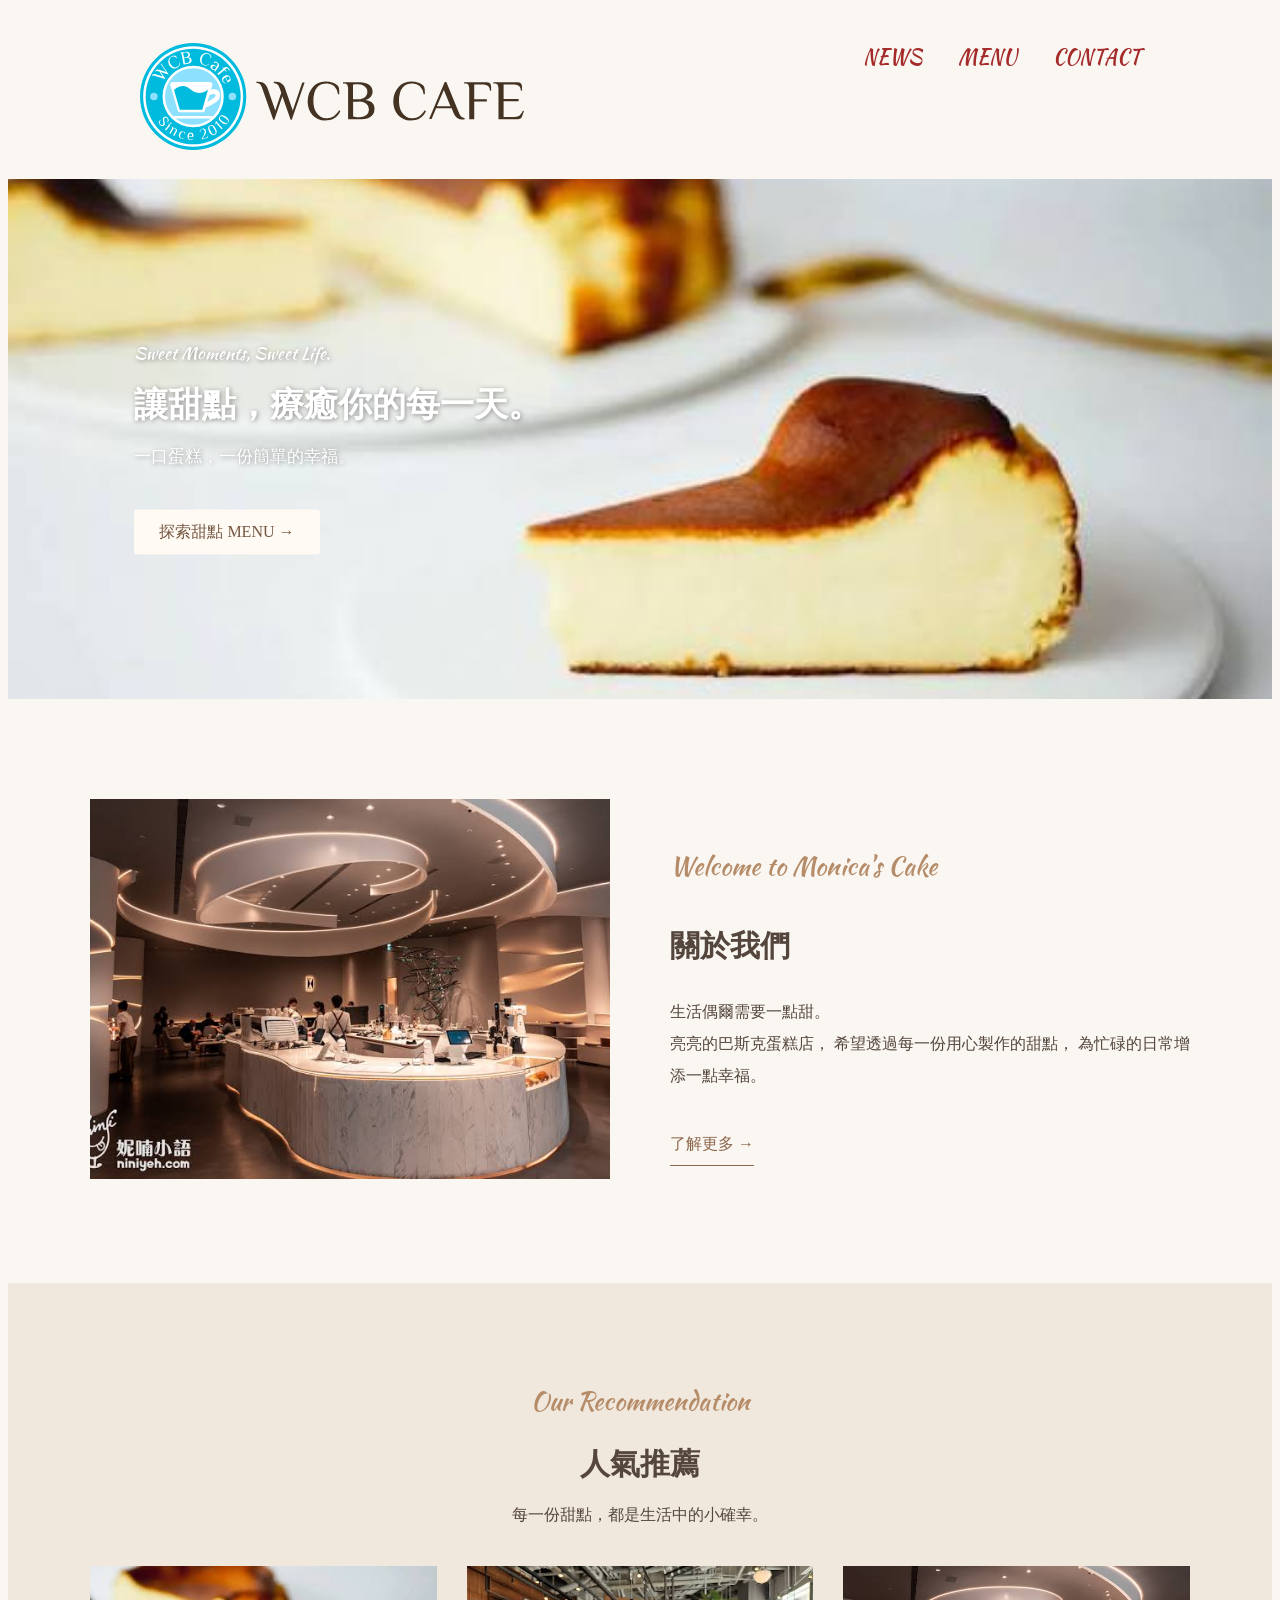
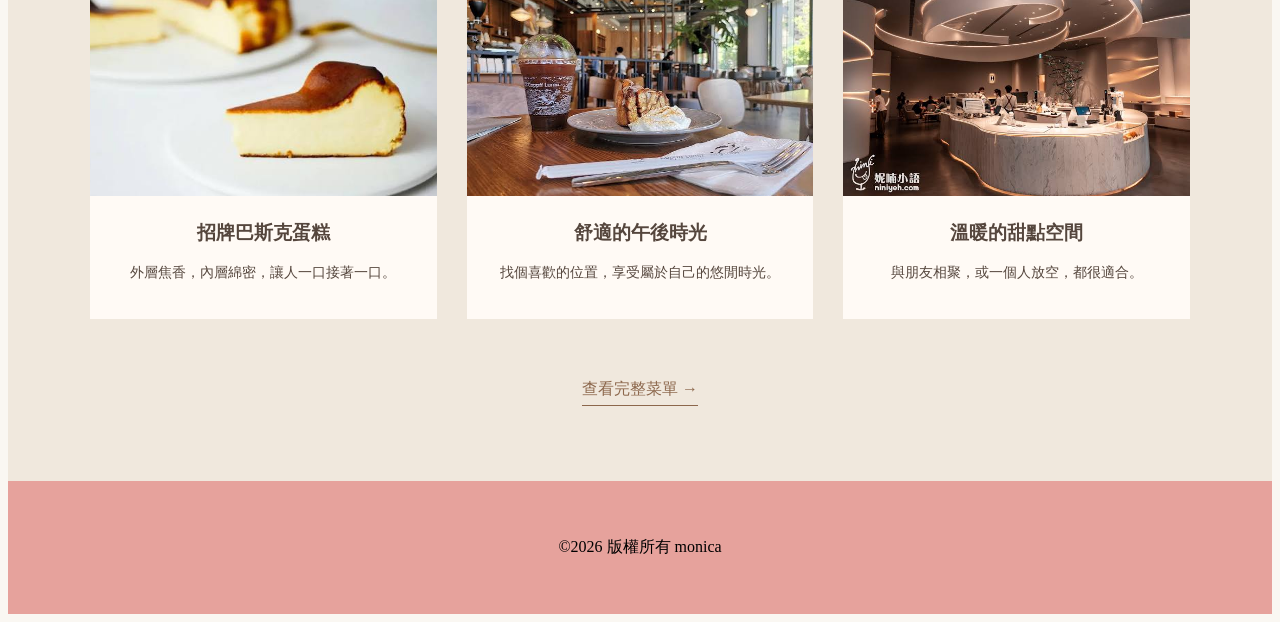
<file: index.html>
<!DOCTYPE html>
<html lang="zh-Hant">
<head>
    <meta charset="UTF-8">
    <meta name="viewport" content="width=device-width, initial-scale=1.0">

    <link rel="stylesheet" href="style.css">

    <link rel="preconnect" href="https://fonts.googleapis.com">
    <link rel="preconnect" href="https://fonts.gstatic.com" crossorigin>
    <link href="https://fonts.googleapis.com/css2?family=Kaushan+Script&display=swap" rel="stylesheet">

    <title>亮亮的巴斯克蛋糕店</title>
</head>

<body>

    <!-- Header -->
    <header class="page-header wrapper">
        <h1>
            <a href="index.html">
                <img class="logo" src="我的圖片大權/logo(1).svg">
            </a>
        </h1>

        <nav>
            <ul class="main-nav">
                <li><a href="news.html">News</a></li>
                <li><a href="menu.html">Menu</a></li>
                <li><a href="contact.html">Contact</a></li>
            </ul>
        </nav>
    </header>


    <!-- Main Banner -->
    <section class="home-hero">
        <img src="我的圖片大權/巴斯克蛋糕.jpg" alt="招牌巴斯克蛋糕">

        <div class="hero-text">
            <p class="hero-en">Sweet Moments, Sweet Life.</p>
            <h2>讓甜點，療癒你的每一天。</h2>
            <p>一口蛋糕，一份簡單的幸福。</p>

            <a href="menu.html" class="hero-btn">探索甜點 MENU →</a>
        </div>
    </section>


    <!-- About Us -->
    <section class="home-about wrapper">

        <div class="about-img">
            <img src="我的圖片大權/咖啡廳店內.jpg" alt="店內環境">
        </div>

        <div class="about-text">
            <p class="section-en">Welcome to Monica's Cake</p>
            <h2>關於我們</h2>

            <p>
                生活偶爾需要一點甜。
                <br>
                亮亮的巴斯克蛋糕店，
                希望透過每一份用心製作的甜點，
                為忙碌的日常增添一點幸福。
            </p>

            <a href="contact.html" class="more-btn">了解更多 →</a>
        </div>

    </section>


    <!-- Recommend -->
    <section class="home-recommend">

        <div class="recommend-inner">

            <p class="section-en">Our Recommendation</p>
            <h2>人氣推薦</h2>
            <p class="recommend-sub">每一份甜點，都是生活中的小確幸。</p>

            <div class="recommend-list">

                <div class="recommend-item">
                    <img src="我的圖片大權/巴斯克蛋糕.jpg" alt="巴斯克蛋糕">
                    <h3>招牌巴斯克蛋糕</h3>
                    <p>外層焦香，內層綿密，讓人一口接著一口。</p>
                </div>

                <div class="recommend-item">
                    <img src="我的圖片大權/厲害的咖啡廳.jpg" alt="舒適咖啡廳">
                    <h3>舒適的午後時光</h3>
                    <p>找個喜歡的位置，享受屬於自己的悠閒時光。</p>
                </div>

                <div class="recommend-item">
                    <img src="我的圖片大權/咖啡廳店內.jpg" alt="店內空間">
                    <h3>溫暖的甜點空間</h3>
                    <p>與朋友相聚，或一個人放空，都很適合。</p>
                </div>

            </div>

            <a href="menu.html" class="more-btn">查看完整菜單 →</a>

        </div>

    </section>


    <!-- Footer -->
    <footer>
        <div class="ft">
            <p>&copy;2026 版權所有 monica</p>
        </div>
    </footer>

</body>
</html>
</file>
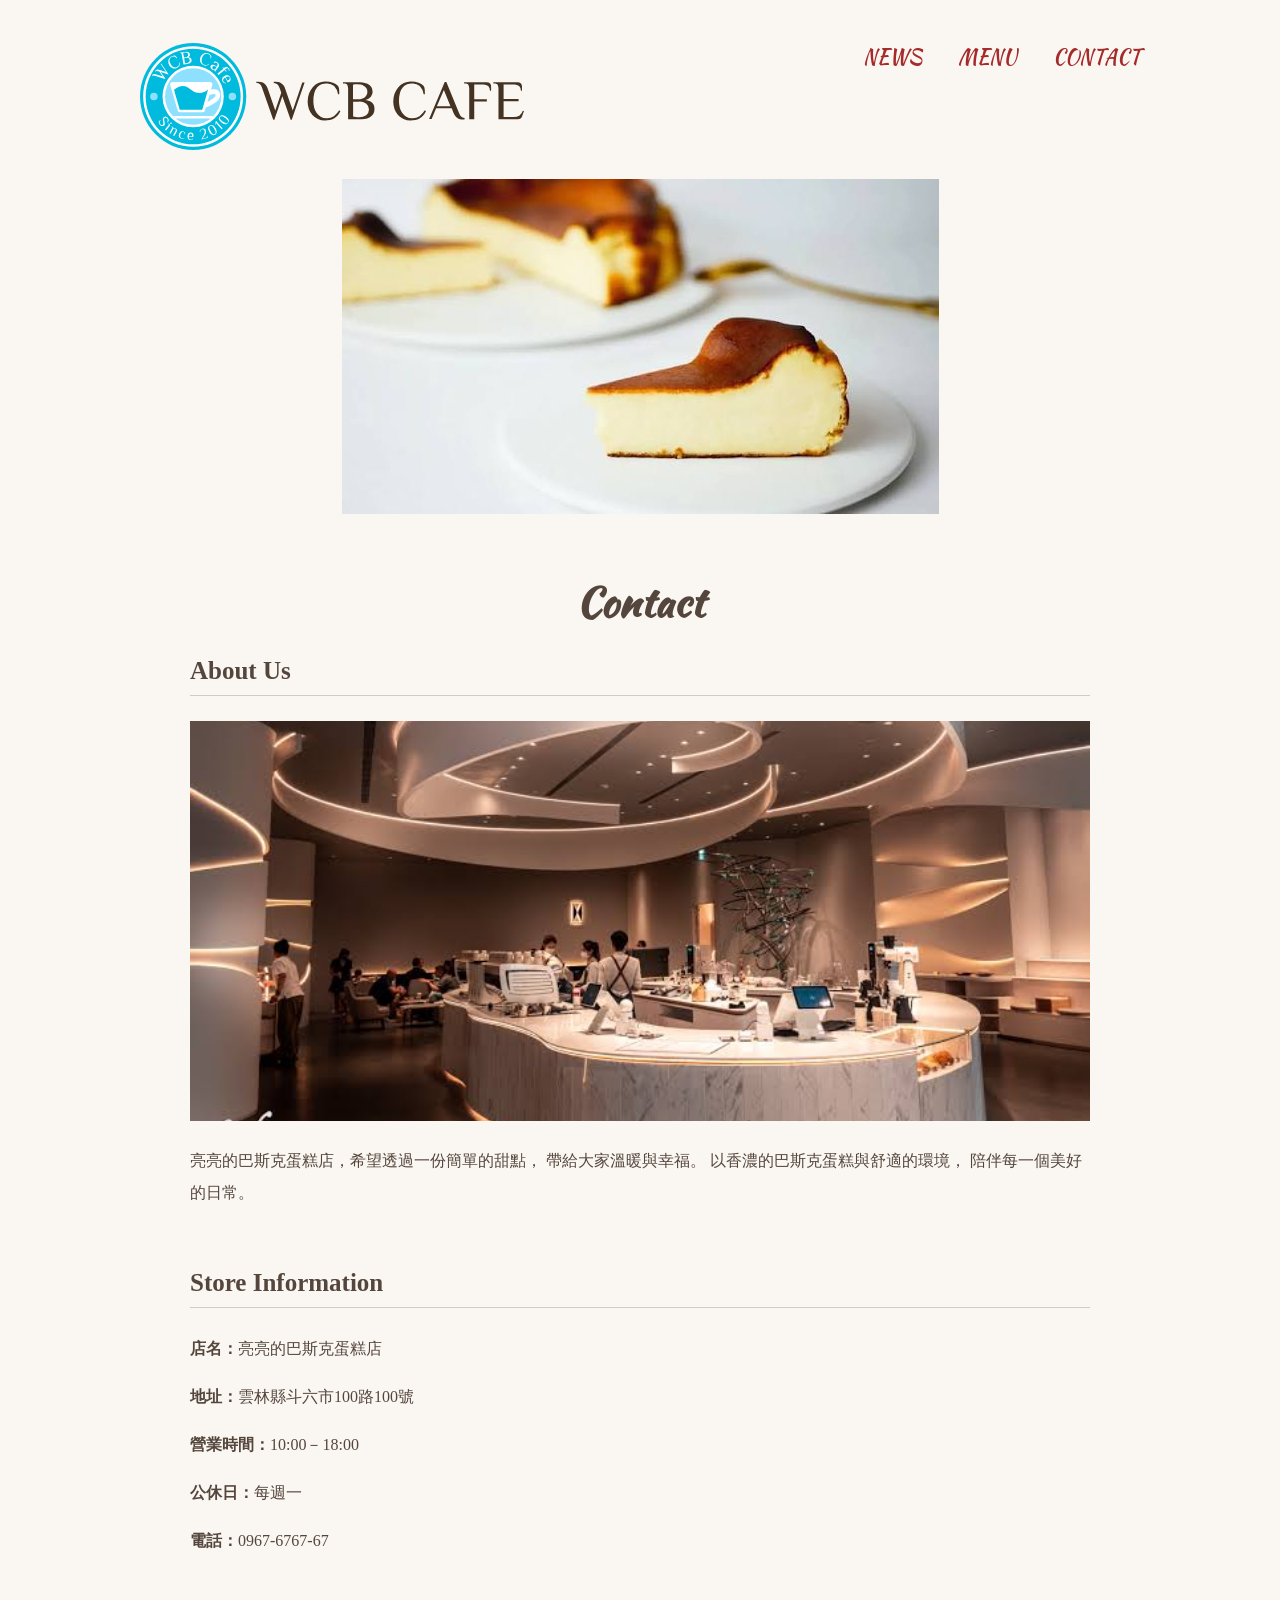
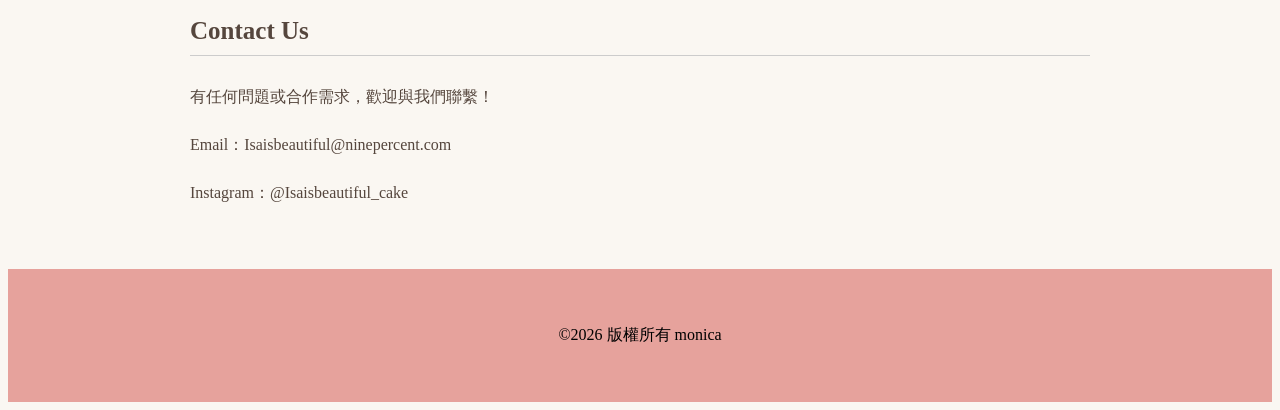
<file: contact.html>
<!DOCTYPE html>
<html lang="en">
<head>
    <meta charset="UTF-8">
    <meta name="viewport" content="width=device-width, initial-scale=1.0">
    <link rel="stylesheet" href="style.css">
    <link rel="preconnect" href="https://fonts.googleapis.com">
    <link rel="preconnect" href="https://fonts.gstatic.com" crossorigin>
    <link href="https://fonts.googleapis.com/css2?family=Kaushan+Script&display=swap" rel="stylesheet">
    <title>亮亮的巴斯克蛋糕店-Contact</title>
</head>

<body>
    <header class="page-header wrapper">
        <h1>
            <a href="index.html">
                <img class="logo" src="我的圖片大權/logo(1).svg">
            </a>
        </h1>

        <nav>
            <ul class="main-nav">
                <li><a href="news.html">News</a></li>
                <li><a href="menu.html">Menu</a></li>
                <li><a href="contact.html">Contact</a></li>
            </ul>
        </nav>
    </header>

    <!-- Banner -->
    <div>
        <img class="banner" src="我的圖片大權/巴斯克蛋糕.jpg">
    </div>

    <!-- Contact Content -->
    <main class="contact-page wrapper">

        <h2 class="page-title">Contact</h2>

        <!-- About Us -->
        <section class="about-us">
            <h3>About Us</h3>
            <img src="我的圖片大權/咖啡廳店內.jpg">
            <p>
                亮亮的巴斯克蛋糕店，希望透過一份簡單的甜點，
                帶給大家溫暖與幸福。
                以香濃的巴斯克蛋糕與舒適的環境，
                陪伴每一個美好的日常。
            </p>
        </section>

        <!-- Store Information -->
        <section class="store-info">
            <h3>Store Information</h3>

            <p><strong>店名：</strong>亮亮的巴斯克蛋糕店</p>
            <p><strong>地址：</strong>雲林縣斗六市100路100號</p>
            <p><strong>營業時間：</strong>10:00－18:00</p>
            <p><strong>公休日：</strong>每週一</p>
            <p><strong>電話：</strong>0967-6767-67</p>
        </section>

        <!-- Contact -->
        <section class="contact-info">
            <h3>Contact Us</h3>

            <p>有任何問題或合作需求，歡迎與我們聯繫！</p>
            <p>Email：Isaisbeautiful@ninepercent.com</p>
            <p>Instagram：@Isaisbeautiful_cake</p>
        </section>

    </main>

    <footer>
        <div class="ft">
            <p>&copy;2026 版權所有 monica</p>
        </div>
    </footer>
</body>
</html>
</file>
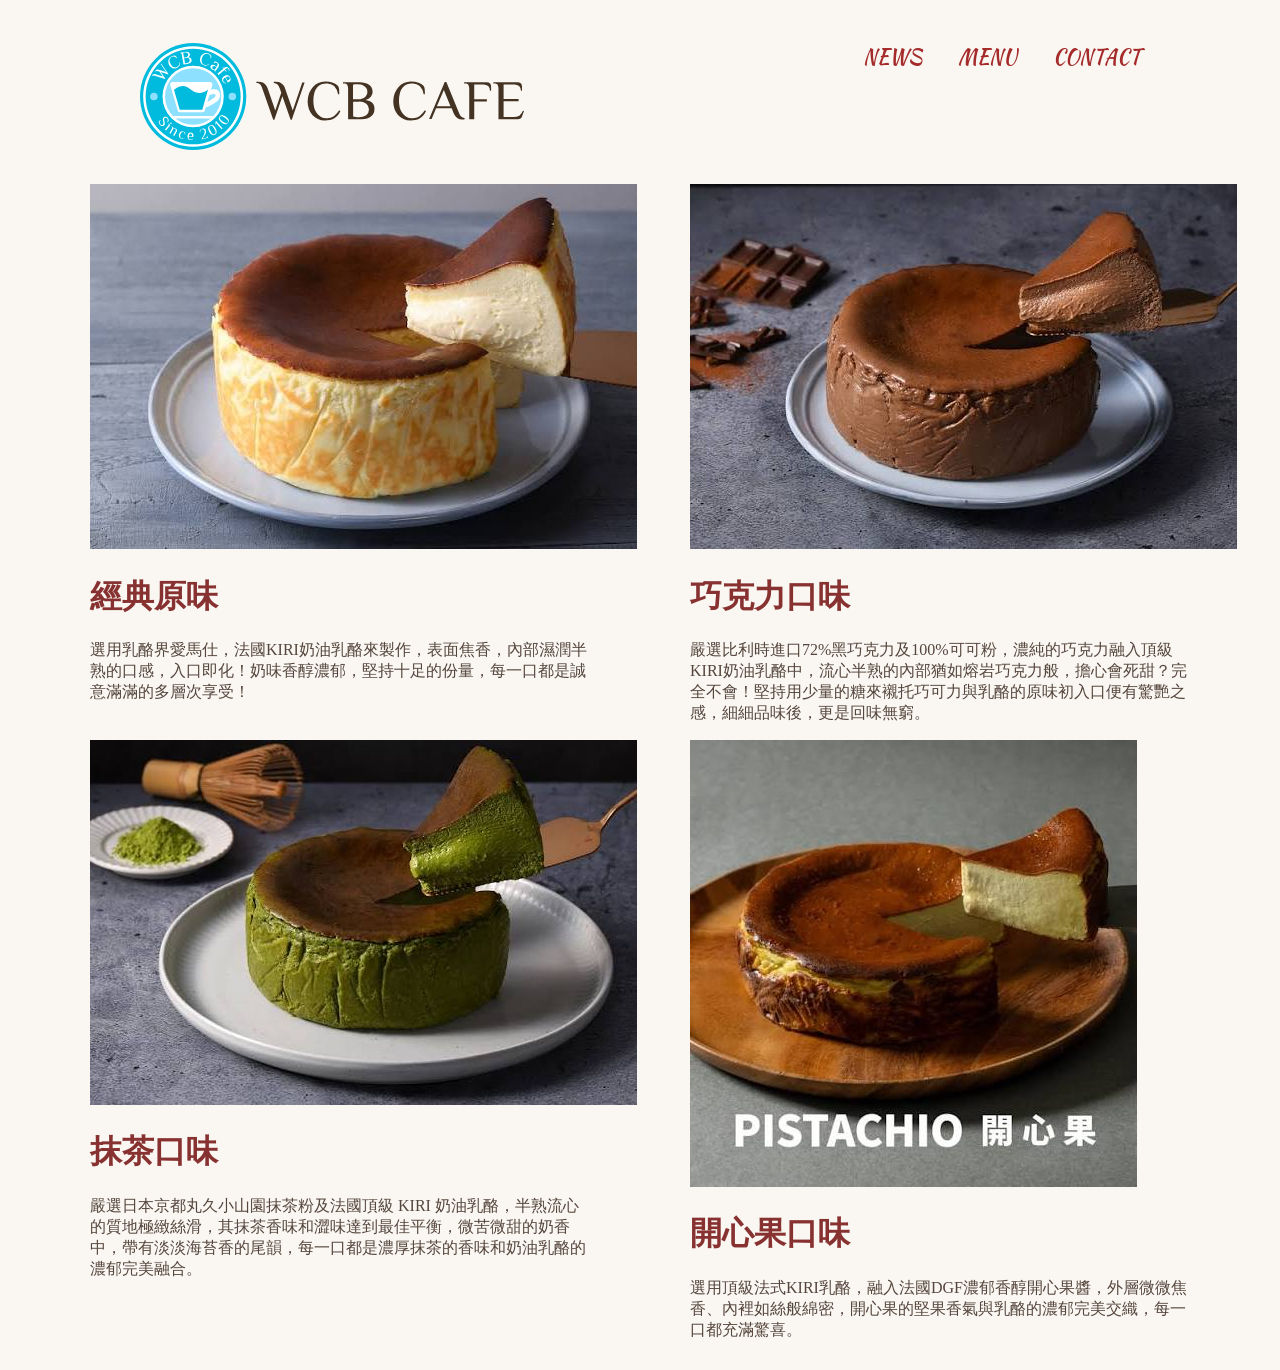
<file: menu.html>
<!DOCTYPE html>
<html lang="en">
<head>
    <meta charset="UTF-8">
    <meta name="viewport" content="width=device-width, initial-scale=1.0">
     <link rel="stylesheet" href="style.css">
     <link rel="preconnect" href="https://fonts.googleapis.com">
<link rel="preconnect" href="https://fonts.gstatic.com" crossorigin>
<link href="https://fonts.googleapis.com/css2?family=Kaushan+Script&display=swap" rel="stylesheet">
    <title>亮亮的巴斯克蛋糕店</title>
</head>
<body>
       <header class="page-header wrapper">
         <a href="index.html">
            <h1><img class="logo" src="我的圖片大權/logo(1).svg"></h1>
        </a>
        <nav>
            <ul class="main-nav">
                <li><a href="news.html">News</a></li>
                <li><a href="menu.html">Menu</a></li>
                <li><a href="contact.html">Contact</a></li>
            </ul>
        </nav>
    </header> 
    <div class="ki wp">
        <!--cake1-->
        <div class="pq">
            <img src="我的圖片大權/原味巴斯克.jpg" alt="">
            <h1 class="cake">經典原味</h1>
            <p>選用乳酪界愛馬仕，法國KIRI奶油乳酪來製作，表面焦香，內部濕潤半熟的口感，入口即化！奶味香醇濃郁，堅持十足的份量，每一口都是誠意滿滿的多層次享受！</p>
        </div>
        <!--cake2-->
        <div class="pq">
            <img src="我的圖片大權/巧克力巴斯克.jpg" alt="">
            <h1 class="cake">巧克力口味</h1>
            <p>嚴選比利時進口72%黑巧克力及100%可可粉，濃純的巧克力融入頂級KIRI奶油乳酪中，流心半熟的內部猶如熔岩巧克力般，擔心會死甜？完全不會！堅持用少量的糖來襯托巧可力與乳酪的原味初入口便有驚艷之感，細細品味後，更是回味無窮。</p>
        </div>
        <!--cake3-->
        <div class="pq">
            <img src="我的圖片大權/抹茶巴斯克.jpg" alt="">
            <h1 class="cake">抹茶口味</h1>
            <p>嚴選日本京都丸久小山園抹茶粉及法國頂級 KIRI 奶油乳酪，半熟流心的質地極緻絲滑，其抹茶香味和澀味達到最佳平衡，微苦微甜的奶香中，帶有淡淡海苔香的尾韻，每一口都是濃厚抹茶的香味和奶油乳酪的濃郁完美融合。</p>
        </div>
        <!--cake4-->
        <div class="pq">
            <img src="我的圖片大權/開心果巴斯克.jpg" alt="">
            <h1 class="cake">開心果口味</h1>
            <p>選用頂級法式KIRI乳酪，融入法國DGF濃郁香醇開心果醬，外層微微焦香、內裡如絲般綿密，開心果的堅果香氣與乳酪的濃郁完美交織，每一口都充滿驚喜。</p>
        </div>
    </div>
</body>
</html>
</file>
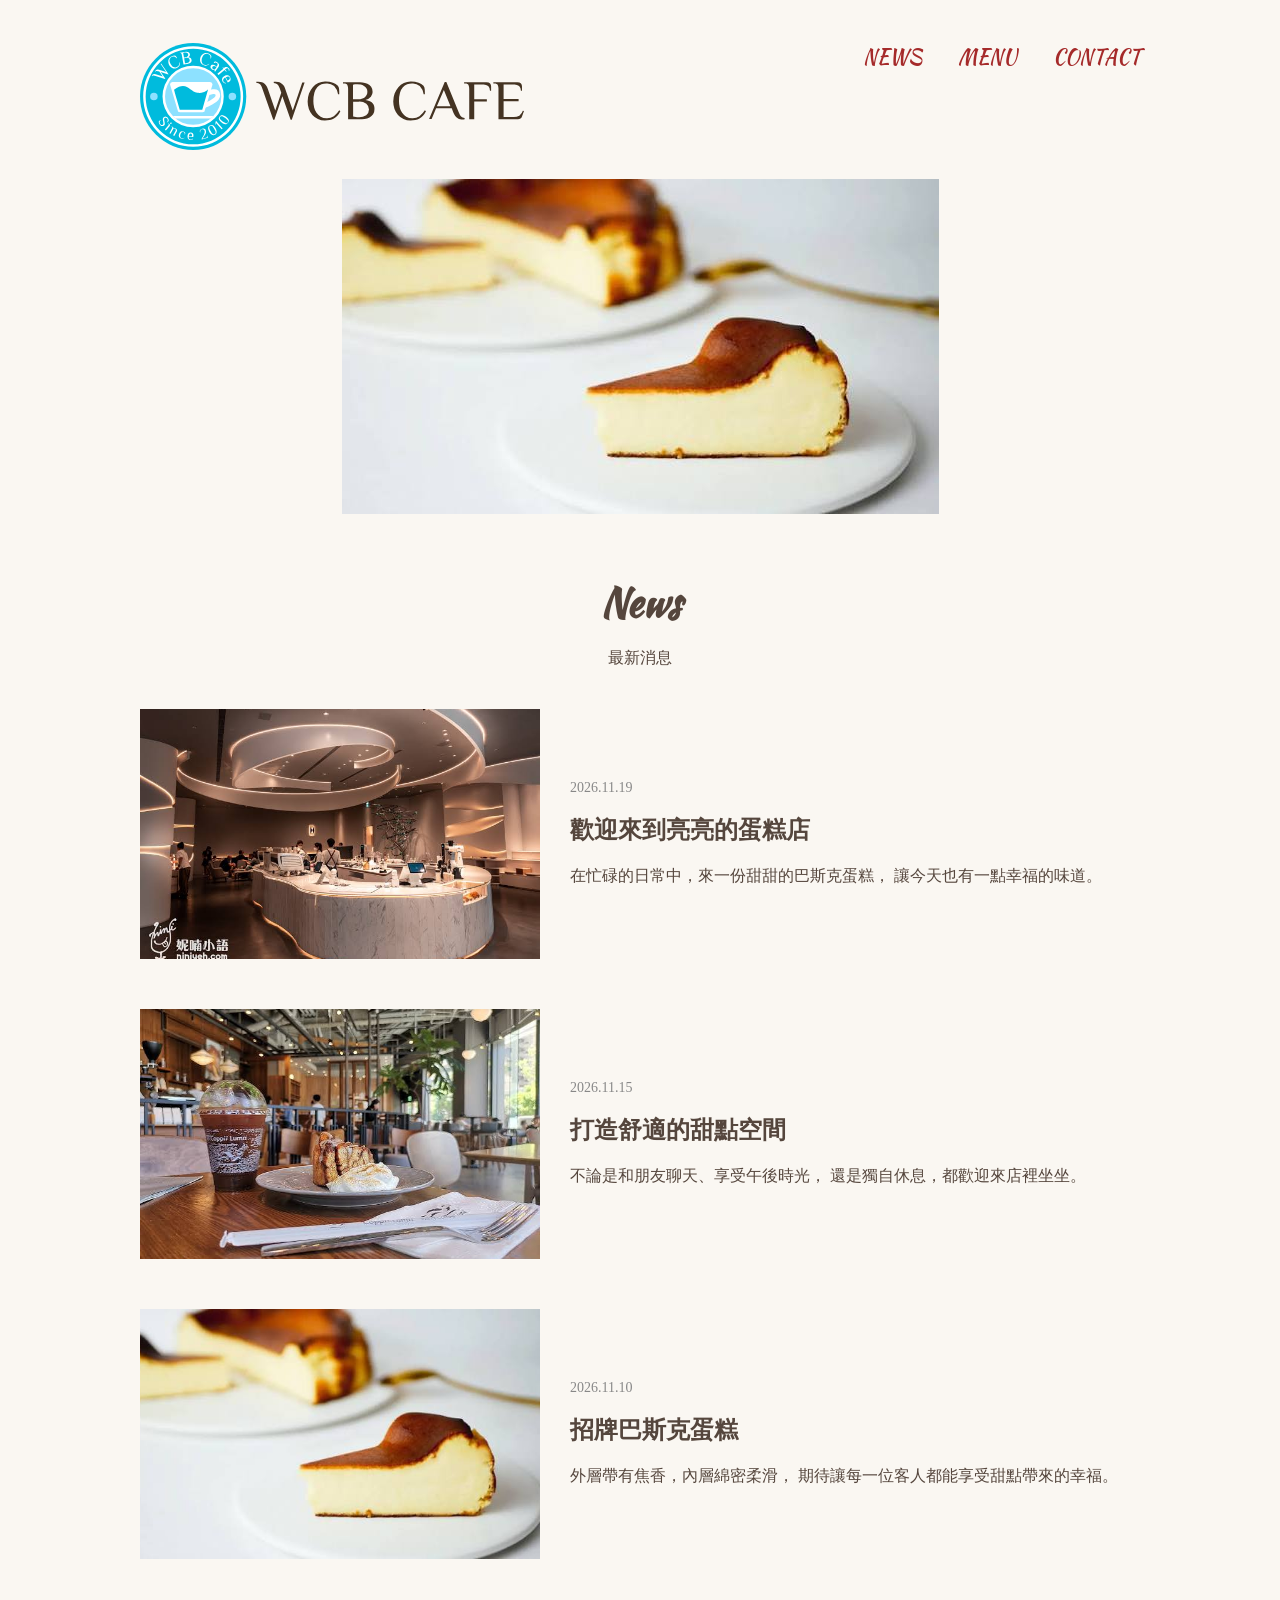
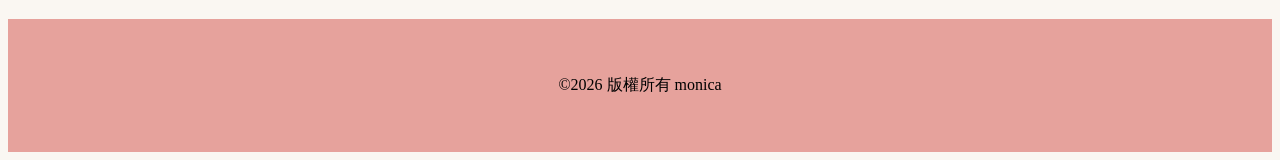
<file: news.html>
<!DOCTYPE html>
<html lang="en">
<head>
    <meta charset="UTF-8">
    <meta name="viewport" content="width=device-width, initial-scale=1.0">
    <link rel="stylesheet" href="style.css">
    <link rel="preconnect" href="https://fonts.googleapis.com">
    <link rel="preconnect" href="https://fonts.gstatic.com" crossorigin>
    <link href="https://fonts.googleapis.com/css2?family=Kaushan+Script&display=swap" rel="stylesheet">
    <title>亮亮的巴斯克蛋糕店-News</title>
</head>

<body>
    <header class="page-header wrapper">
        <h1>
            <a href="index.html">
                <img class="logo" src="我的圖片大權/logo(1).svg">
            </a>
        </h1>

        <nav>
            <ul class="main-nav">
                <li><a href="news.html">News</a></li>
                <li><a href="menu.html">Menu</a></li>
                <li><a href="contact.html">Contact</a></li>
            </ul>
        </nav>
    </header>

    <!-- News Banner -->
    <div>
        <img class="banner" src="我的圖片大權/巴斯克蛋糕.jpg">
    </div>

    <!-- News Content -->
    <main class="news-page wrapper">
        <h2 class="page-title">News</h2>
        <p>最新消息</p>

        <section class="news-list">

            <article class="news-item">
                <img src="我的圖片大權/咖啡廳店內.jpg">
                <div class="news-text">
                    <p class="news-date">2026.11.19</p>
                    <h3>歡迎來到亮亮的蛋糕店</h3>
                    <p>
                        在忙碌的日常中，來一份甜甜的巴斯克蛋糕，
                        讓今天也有一點幸福的味道。
                    </p>
                </div>
            </article>

            <article class="news-item">
                <img src="我的圖片大權/厲害的咖啡廳.jpg">
                <div class="news-text">
                    <p class="news-date">2026.11.15</p>
                    <h3>打造舒適的甜點空間</h3>
                    <p>
                        不論是和朋友聊天、享受午後時光，
                        還是獨自休息，都歡迎來店裡坐坐。
                    </p>
                </div>
            </article>

            <article class="news-item">
                <img src="我的圖片大權/巴斯克蛋糕.jpg">
                <div class="news-text">
                    <p class="news-date">2026.11.10</p>
                    <h3>招牌巴斯克蛋糕</h3>
                    <p>
                        外層帶有焦香，內層綿密柔滑，
                        期待讓每一位客人都能享受甜點帶來的幸福。
                    </p>
                </div>
            </article>

        </section>
    </main>

    <footer>
        <div class="ft">
            <p>&copy;2026 版權所有 monica</p>
        </div>
    </footer>
</body>
</html>
</file>
<file: style.css>
@charset "UTF-8";
.logo{
    width: 30vw;
    margin-top: 14px;
}
.page-header{
    display: flex;
    justify-content: space-around;
}
.main-nav{
    display: flex;
    font-size: 1.25rem;
    text-transform: uppercase;
    margin-top: 34px;
    list-style: none;
}
.main-nav li{
    margin-left: 36px;
}
.main-nav a{
    text-decoration: none;
    color: brown;
    font-family: "Kaushan Script", cursive;
  font-weight: 400;
  font-style: normal;
}
.main-nav a:hover{
    color: #E6A29C;
}
.banner{
    max-width: 100%;
    height: auto;
    display: block;
    margin: 0 auto;
}
.wp{
    width: 1100px;
    margin:  auto;
    padding: 0.4%;
}
aside{
    width: 22%;
}
.news-content{
    display: flex;
    justify-content: space-between;
    margin-bottom: 40px;
    margin-top: 40px;
}
.post-info{
    position: relative;
    padding-top: 4px;
    margin-bottom: 40px;
}
.post-date{
    background: #EDB255;
    border-radius: 50%;
    color: aliceblue;
    width: 100px;
    height: 100px;
    font-size: 1.625rem;
    text-align: center;
    position: absolute;
    top: 0;
    padding-top: 10px;
}
.post-title, .post-cat{
    margin-left: 120px;
}
.post-date span{
    font-size: 1.3rem;
    border-top: 1px #9E4C3F solid;
    padding-top: 6px;
    display: block;
    width: 60%;
    margin: 0 auto;
}
.lef{
    max-width: 50%;
    justify-content: center;
    align-items: center;
}
.ft{
    text-align: center;
    background-color: #E6A29C;
    color: #000000;
    padding: 40px;
}
.eat{
    max-width: 50%;
    display: block;
    margin: 0 auto;
}
.ki{
    display: flex;
    justify-content: space-between;
    flex-wrap: wrap;
}
.pq{
    max-width: 500px;
}
.cake{
    color: #873131;
}
.pd img{
    width: 100%;
    height: auto;
}

/* News Page */
.news-page {
    max-width: 1000px;
    margin: 60px auto;
}

.page-title {
    font-family: "Kaushan Script", cursive;
    font-size: 40px;
    text-align: center;
    margin-bottom: 10px;
}

.news-page > p {
    text-align: center;
    margin-bottom: 40px;
}

.news-item {
    display: flex;
    gap: 30px;
    margin-bottom: 50px;
    align-items: center;
}

.news-item img {
    width: 40%;
    height: 250px;
    object-fit: cover;
}

.news-text {
    flex: 1;
}

.news-date {
    color: #888;
    font-size: 14px;
}

.news-text h3 {
    font-size: 24px;
    margin: 10px 0;
}

.news-text p {
    line-height: 1.8;
}


/* Contact Page */
.contact-page {
    max-width: 900px;
    margin: 60px auto;
}

.contact-page section {
    margin-bottom: 60px;
}

.contact-page h3 {
    font-size: 25px;
    border-bottom: 1px solid #ccc;
    padding-bottom: 10px;
    margin-bottom: 25px;
}

.about-us img {
    width: 100%;
    height: 400px;
    object-fit: cover;
}

.about-us p {
    line-height: 2;
    margin-top: 20px;
}

.store-info p,
.contact-info p {
    line-height: 2;
    margin-bottom: 10px;
}


/* ===== 首頁整體 ===== */

body {
    background-color: #faf7f2;
    color: #55463d;
}

/* ===== Banner ===== */

.home-hero {
    position: relative;
    width: 100%;
    height: 520px;
    overflow: hidden;
}

.home-hero > img {
    width: 100%;
    height: 100%;
    object-fit: cover;
    display: block;
}

.hero-text {
    position: absolute;
    top: 50%;
    left: 10%;
    transform: translateY(-50%);
    color: white;
    text-shadow: 1px 1px 5px rgba(0,0,0,0.4);
}

.hero-en {
    font-family: "Kaushan Script", cursive;
    font-size: 32px;
}

.hero-text h2 {
    font-size: 34px;
    margin: 15px 0;
}

.hero-text p {
    font-size: 17px;
}

.hero-btn {
    display: inline-block;
    margin-top: 25px;
    padding: 12px 25px;
    background-color: #fffaf3;
    color: #755640;
    text-decoration: none;
    border-radius: 3px;
    text-shadow: none;
    transition: 0.3s;
}

.hero-btn:hover {
    background-color: #b58b68;
    color: white;
}


/* ===== About Us ===== */

.home-about {
    display: flex;
    align-items: center;
    gap: 60px;
    max-width: 1100px;
    margin: 100px auto;
    padding: 0 25px;
}

.about-img {
    width: 50%;
}

.about-img img {
    width: 100%;
    height: 380px;
    object-fit: cover;
}

.about-text {
    width: 50%;
    line-height: 2;
}

.section-en {
    font-family: "Kaushan Script", cursive;
    color: #b58b68;
    font-size: 25px;
}

.about-text h2,
.recommend-inner h2 {
    font-size: 30px;
    margin: 10px 0 20px;
}

.about-text p {
    line-height: 2;
}


/* ===== Recommend ===== */

.home-recommend {
    background-color: #f0e8dd;
    padding: 75px 20px;
    text-align: center;
}

.recommend-inner {
    max-width: 1100px;
    margin: auto;
}

.recommend-sub {
    margin-bottom: 40px;
}

.recommend-list {
    display: flex;
    gap: 30px;
    margin-bottom: 40px;
}

.recommend-item {
    flex: 1;
    background-color: #fffaf5;
    padding-bottom: 20px;
    transition: 0.3s;
}

.recommend-item:hover {
    transform: translateY(-6px);
}

.recommend-item img {
    width: 100%;
    height: 230px;
    object-fit: cover;
}

.recommend-item h3 {
    margin: 20px 10px 10px;
}

.recommend-item p {
    line-height: 1.8;
    padding: 0 15px;
    font-size: 14px;
}


/* ===== More Button ===== */

.more-btn {
    display: inline-block;
    color: #8c674c;
    text-decoration: none;
    border-bottom: 1px solid #8c674c;
    padding-bottom: 5px;
    margin-top: 20px;
    transition: 0.3s;
}

.more-btn:hover {
    color: #c49a75;
}


/* ===== RWD 手機版 ===== */

@media screen and (max-width: 768px) {

    .home-hero {
        height: 400px;
    }

    .hero-text {
        left: 7%;
        right: 5%;
    }

    .hero-en {
        font-size: 23px;
    }

    .hero-text h2 {
        font-size: 24px;
    }

    .home-about {
        flex-direction: column;
        gap: 25px;
        margin: 60px auto;
    }

    .about-img,
    .about-text {
        width: 100%;
    }

    .about-img img {
        height: 280px;
    }

    .recommend-list {
        flex-direction: column;
    }

    .recommend-item img {
        height: 250px;
    }
}
</file>
